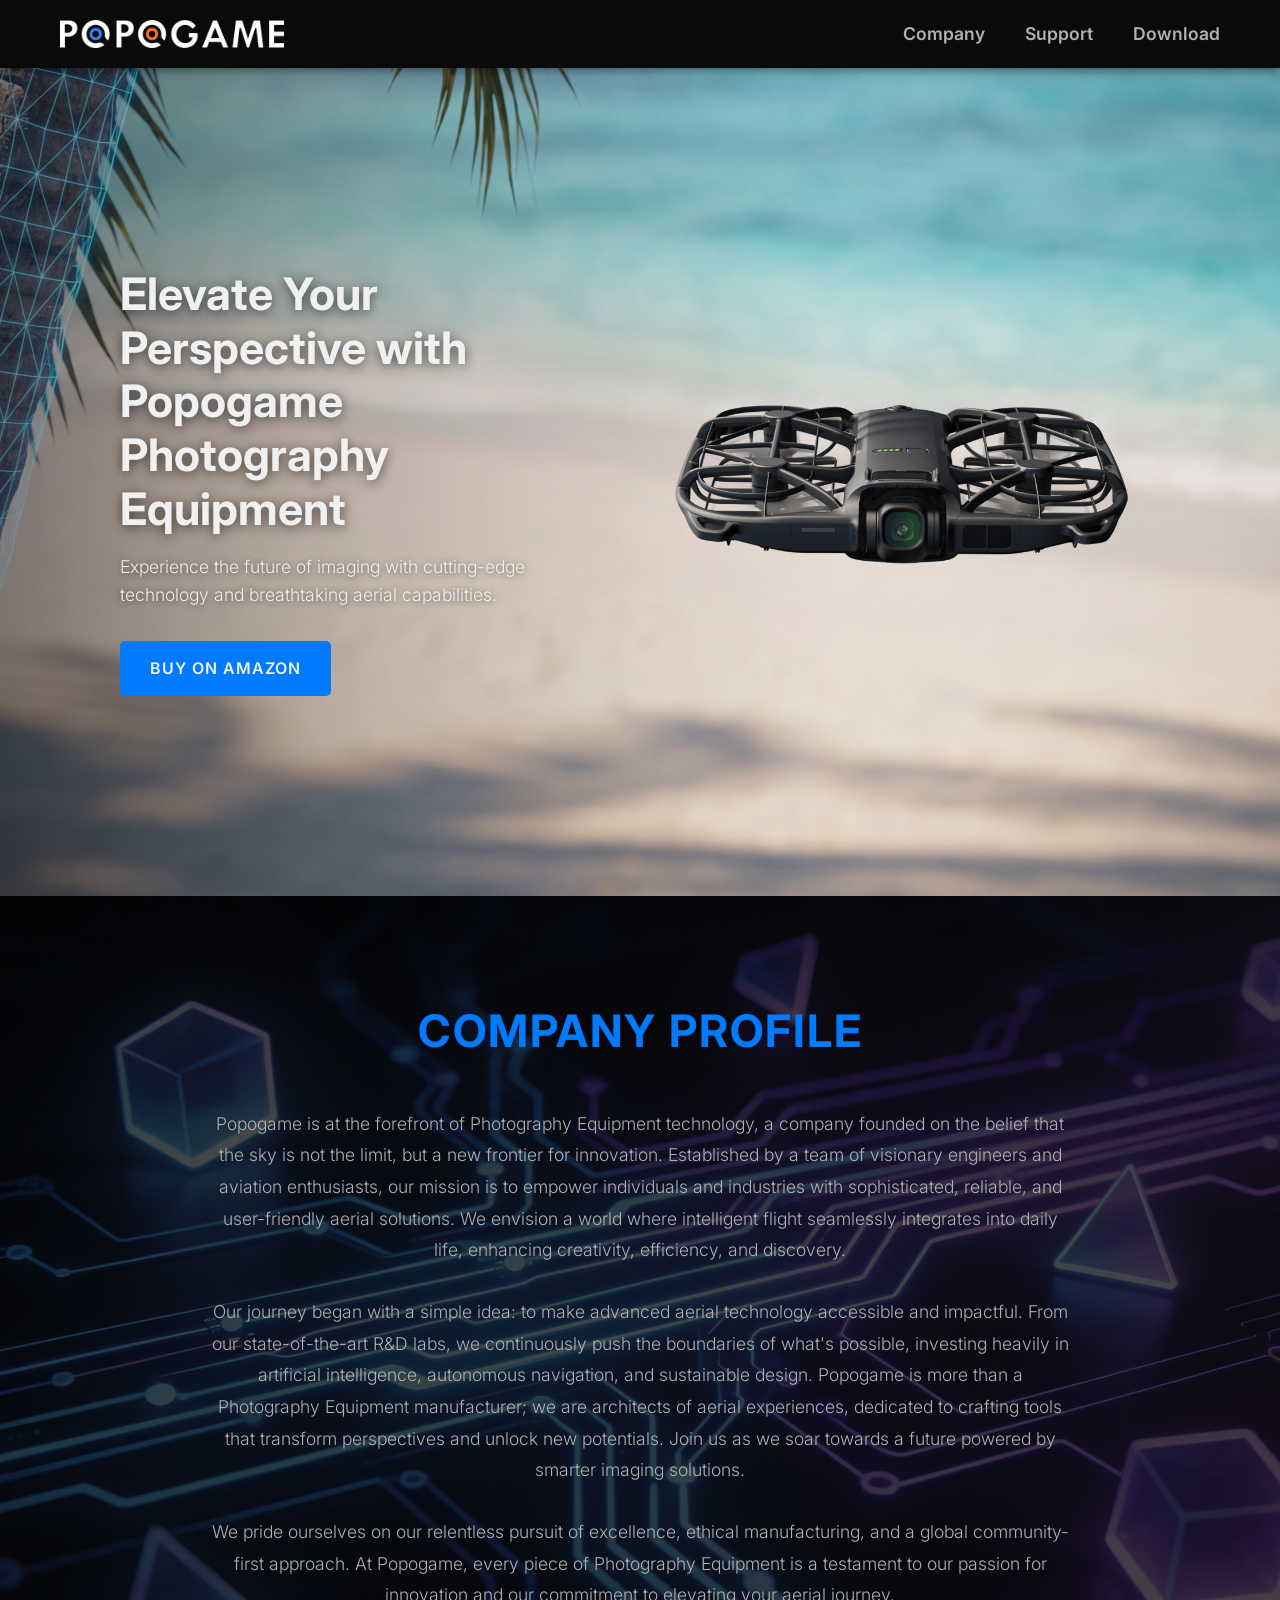
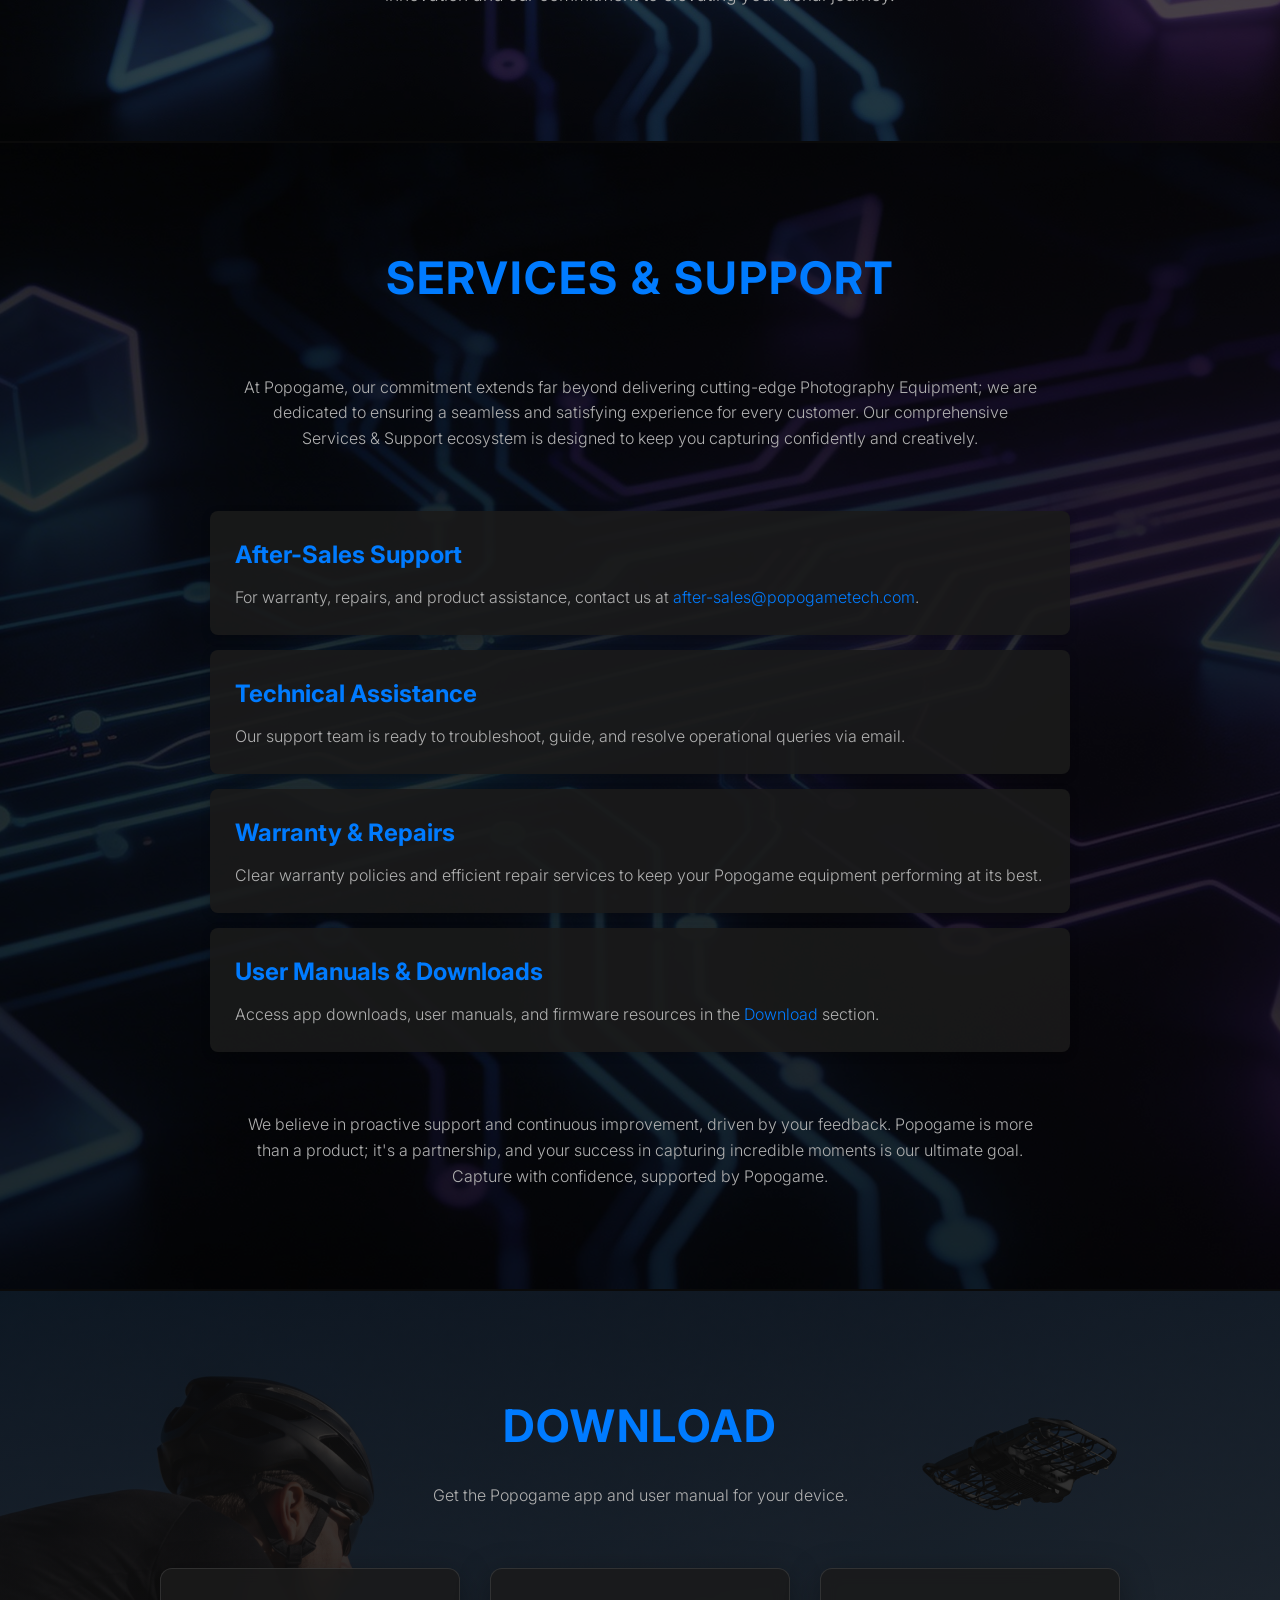
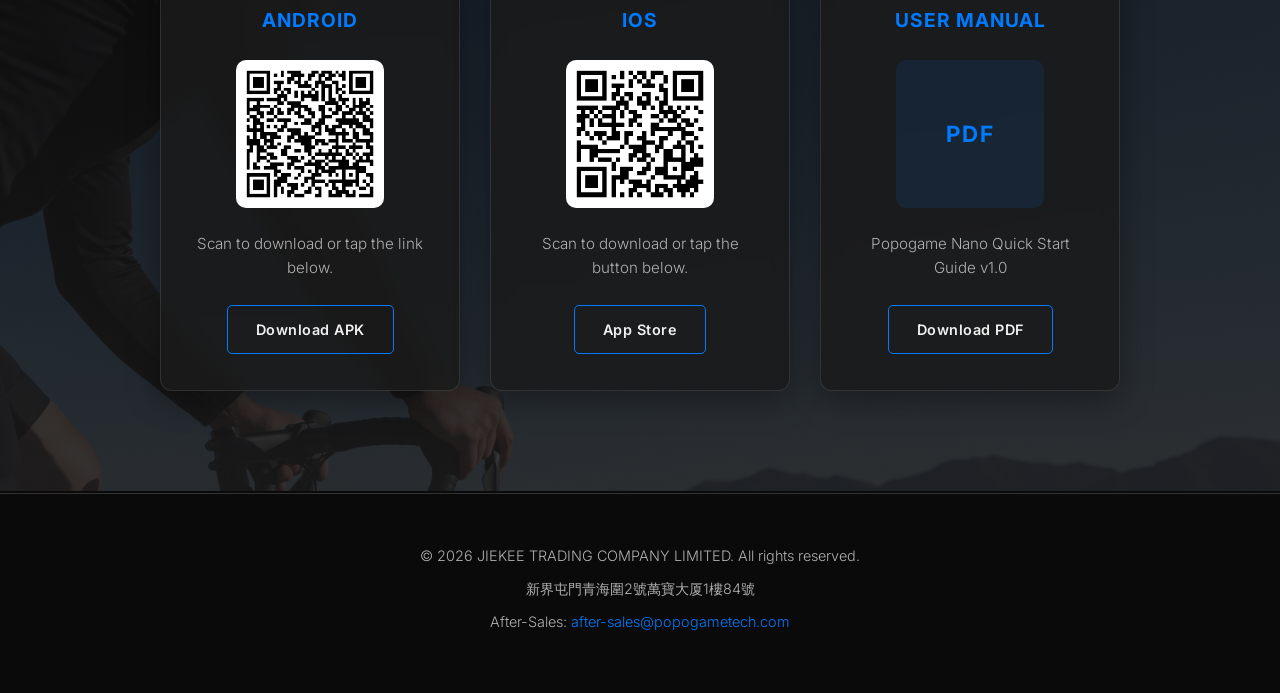
<file: index.html>
<!DOCTYPE html>
<html lang="en">
<head>
    <meta charset="UTF-8">
    <meta name="viewport" content="width=device-width, initial-scale=1.0">
    <title>Popogame - Elevating Your Perspective</title>
    <meta name="description" content="Discover Popogame's cutting-edge Photography Equipment technology. Elevate your perspective with our innovative products and unparalleled aerial solutions.">
    <link rel="icon" href="images/favicon/favicon.ico" sizes="any">
    <link rel="icon" href="images/favicon/favicon-32.png" type="image/png" sizes="32x32">
    <link rel="icon" href="images/favicon/favicon-16.png" type="image/png" sizes="16x16">
    <link rel="apple-touch-icon" href="images/favicon/apple-touch-icon.png">
    <link href="https://fonts.googleapis.com/css2?family=Inter:wght@300;400;600;700&display=swap" rel="stylesheet">
    <style>
        /* CSS will go here */
        /* Basic Reset & Variables */
        :root {
            --primary-bg: #0a0a0a;
            --secondary-bg: #1a1a1a;
            --accent-color: #007bff; /* A techy blue */
            --text-color: #f0f0f0;
            --light-gray: #b0b0b0;
            --dark-gray: #333;
            --heading-font: 'Inter', sans-serif;
            --body-font: 'Inter', sans-serif;
        }

        * {
            margin: 0;
            padding: 0;
            box-sizing: border-box;
        }

        html {
            scroll-behavior: smooth;
            width: 100%;
            overflow-x: hidden;
        }

        body {
            font-family: var(--body-font);
            color: var(--text-color);
            background-color: var(--primary-bg);
            line-height: 1.6;
            width: 100%;
            overflow-x: hidden;
            -webkit-font-smoothing: antialiased;
            -moz-osx-font-smoothing: grayscale;
        }

        main {
            width: 100%;
        }

        /* Utility Classes */
        .container {
            max-width: 1200px;
            margin: 0 auto;
            padding: 0 20px;
        }

        .text-center {
            text-align: center;
        }

        .section-padding {
            padding: 100px 0;
        }

        h1, h2, h3, h4, h5, h6 {
            font-family: var(--heading-font);
            color: var(--text-color);
            font-weight: 700;
            margin-bottom: 20px;
        }

        h1 { font-size: 3.5em; line-height: 1.1; }
        h2 { font-size: 2.8em; margin-bottom: 40px; text-transform: uppercase; letter-spacing: 2px; }
        h3 { font-size: 1.8em; }
        h4 { font-size: 1.4em; }

        p {
            margin-bottom: 20px;
            font-weight: 300;
        }

        a {
            color: var(--accent-color);
            text-decoration: none;
            transition: color 0.3s ease;
        }

        a:hover {
            color: #4dc2ff; /* Lighter shade of accent */
        }

        img {
            max-width: 100%;
            height: auto;
            display: block;
        }

        .btn {
            display: inline-block;
            background-color: var(--accent-color);
            color: var(--text-color);
            padding: 15px 30px;
            border-radius: 5px;
            font-weight: 600;
            text-transform: uppercase;
            letter-spacing: 1px;
            transition: background-color 0.3s ease, transform 0.3s ease;
        }

        .btn:hover {
            background-color: #0063d3;
            transform: translateY(-2px);
        }

        /* Header & Navigation */
        .header {
            background-color: var(--primary-bg);
            padding: 20px 0;
            position: sticky;
            top: 0;
            z-index: 1000;
            box-shadow: 0 2px 10px rgba(0, 0, 0, 0.5);
        }

        .header .container {
            display: flex;
            justify-content: space-between;
            align-items: center;
        }

        .logo {
            display: inline-flex;
            align-items: center;
        }

        .logo img {
            height: 28px;
            width: auto;
            display: block;
        }

        .logo:hover img {
            opacity: 0.85;
        }

        .nav-list {
            list-style: none;
            display: flex;
        }

        .nav-list li {
            margin-left: 40px;
        }

        .nav-list a {
            color: var(--light-gray);
            font-weight: 600;
            font-size: 1.1em;
            position: relative;
        }

        .nav-list a::after {
            content: '';
            position: absolute;
            width: 0;
            height: 2px;
            background: var(--accent-color);
            left: 0;
            bottom: -5px;
            transition: width 0.3s ease;
        }

        .nav-list a:hover::after,
        .nav-list a.active::after {
            width: 100%;
        }
        .nav-list a:hover {
             color: var(--text-color);
        }

        .nav-list a.active {
            color: var(--text-color);
        }


        /* Hero — same pattern as #company / #download */
        .hero {
            position: relative;
            background-image: url('images/hero-background.jpg');
            background-size: cover;
            background-position: center;
            background-attachment: scroll;
            overflow: hidden;
            min-height: calc(100svh - 72px);
            display: flex;
            align-items: center;
            padding: 80px 0;
        }

        .hero-inner {
            position: relative;
            z-index: 2;
            width: 100%;
            max-width: 1200px;
            margin: 0 auto;
            padding: 0 80px;
        }

        .hero-content {
            max-width: 460px;
            color: var(--text-color);
        }

        .hero-content h1 {
            font-size: 2.8em;
            margin-bottom: 16px;
            line-height: 1.2;
            font-weight: 700;
            text-shadow: 0 2px 12px rgba(0, 0, 0, 0.6);
        }

        .hero-content p {
            font-size: 1.1em;
            margin-bottom: 32px;
            font-weight: 300;
            line-height: 1.6;
            text-shadow: 0 1px 6px rgba(0, 0, 0, 0.5);
        }

        /* Section Styling */
        section {
            background-color: var(--secondary-bg);
        }

        section:not(.hero) {
            margin-bottom: 2px;
        }

        section.hero {
            margin-bottom: 0;
        }

        section:nth-child(even) {
            background-color: var(--primary-bg);
        }

        .company-name {
            font-size: 1.4em;
            font-weight: 700;
            color: var(--text-color);
            margin-bottom: 12px;
        }

        .company-address {
            font-size: 1.1em;
            color: var(--light-gray);
            margin-bottom: 30px;
        }

        /* Company Profile */
        #company {
            position: relative;
            background-image: url('images/company-background.png');
            background-size: cover;
            background-position: center;
            background-attachment: scroll;
            color: var(--text-color);
            overflow: hidden;
        }
        #company::before {
            content: '';
            position: absolute;
            top: 0;
            left: 0;
            width: 100%;
            height: 100%;
            background-color: rgba(0, 0, 0, 0.7); /* Dark overlay */
            z-index: 1;
        }

        #company .container {
            position: relative;
            z-index: 2;
            text-align: center;
            max-width: 900px;
        }

        #company p {
            font-size: 1.1em;
            line-height: 1.8;
            margin-bottom: 30px;
            color: var(--light-gray);
        }
        #company h2 {
            color: var(--accent-color);
        }

        /* Services & Support */
        #services {
            background-image: url('images/company-background.png');
            background-size: cover;
            background-position: center;
            background-attachment: scroll;
            color: var(--text-color);
            overflow: hidden;
            position: relative;
        }
        #services::before {
            content: '';
            position: absolute;
            top: 0;
            left: 0;
            width: 100%;
            height: 100%;
            background-color: rgba(0, 0, 0, 0.8); /* Dark overlay */
            z-index: 1;
        }
        #services .container {
            position: relative;
            z-index: 2;
            max-width: 900px;
        }

        #services h2 {
            text-align: center;
            margin-bottom: 60px;
            color: var(--accent-color);
        }

        .service-list {
            list-style: none;
            padding: 0;
            margin-top: 40px;
        }

        .service-list li {
            background-color: var(--secondary-bg);
            padding: 25px;
            margin-bottom: 15px;
            border-radius: 8px;
            box-shadow: 0 3px 10px rgba(0, 0, 0, 0.2);
            transition: transform 0.2s ease;
        }
        #services .service-list li {
            background-color: rgba(26, 26, 26, 0.9); /* Slightly transparent for background */
        }

        .service-list li:hover {
            transform: translateX(10px);
        }

        .service-list h3 {
            color: var(--accent-color);
            margin-bottom: 10px;
            font-size: 1.5em;
        }

        .service-list p {
            color: var(--light-gray);
            margin-bottom: 0;
        }

        /* Download */
        #download {
            position: relative;
            background-image: url('images/download-background.jpg');
            background-size: cover;
            background-position: center;
            background-attachment: scroll;
            overflow: hidden;
        }

        #download::before {
            content: '';
            position: absolute;
            top: 0;
            left: 0;
            width: 100%;
            height: 100%;
            background: linear-gradient(180deg, rgba(10, 10, 10, 0.82) 0%, rgba(26, 26, 26, 0.88) 100%);
            z-index: 1;
        }

        #download .container {
            position: relative;
            z-index: 2;
        }

        #download h2 {
            text-align: center;
            margin-bottom: 20px;
            color: var(--accent-color);
        }

        .download-intro {
            text-align: center;
            max-width: 640px;
            margin: 0 auto 60px;
            color: var(--light-gray);
        }

        .download-grid {
            display: grid;
            grid-template-columns: repeat(3, 1fr);
            gap: 30px;
            max-width: 960px;
            margin: 0 auto;
        }

        .download-card {
            background-color: rgba(26, 26, 26, 0.85);
            backdrop-filter: blur(8px);
            border-radius: 12px;
            padding: 36px 28px;
            text-align: center;
            box-shadow: 0 8px 32px rgba(0, 0, 0, 0.35);
            border: 1px solid rgba(255, 255, 255, 0.1);
            transition: transform 0.3s ease, box-shadow 0.3s ease, border-color 0.3s ease;
            display: flex;
            flex-direction: column;
            align-items: center;
        }

        .download-card:hover {
            transform: translateY(-6px);
            box-shadow: 0 16px 40px rgba(0, 0, 0, 0.5);
            border-color: rgba(0, 123, 255, 0.35);
        }

        .download-card h3 {
            font-size: 1.2em;
            margin-bottom: 24px;
            color: var(--accent-color);
            letter-spacing: 1px;
            text-transform: uppercase;
        }

        .download-qr {
            width: 148px;
            height: 148px;
            background: #fff;
            border-radius: 10px;
            padding: 10px;
            margin-bottom: 24px;
        }

        .download-qr img {
            width: 100%;
            height: 100%;
            object-fit: contain;
        }

        .download-icon {
            width: 148px;
            height: 148px;
            display: flex;
            align-items: center;
            justify-content: center;
            background: rgba(0, 123, 255, 0.1);
            border-radius: 10px;
            margin-bottom: 24px;
            font-size: 1.4em;
            font-weight: 700;
            letter-spacing: 2px;
            color: var(--accent-color);
        }

        .download-card p {
            color: var(--light-gray);
            font-size: 0.95em;
            margin-bottom: 24px;
            flex: 1;
        }

        .download-btn {
            display: inline-block;
            padding: 12px 28px;
            border: 1px solid var(--accent-color);
            border-radius: 5px;
            color: var(--text-color);
            font-weight: 600;
            font-size: 0.9em;
            letter-spacing: 0.5px;
            transition: background-color 0.3s ease, color 0.3s ease;
        }

        .download-btn:hover {
            background-color: var(--accent-color);
            color: var(--text-color);
        }

        .service-list a {
            color: var(--accent-color);
        }

        .footer a {
            color: var(--accent-color);
        }

        /* Footer */
        .footer {
            background-color: var(--primary-bg);
            color: var(--light-gray);
            padding: 50px 0;
            text-align: center;
            border-top: 1px solid var(--dark-gray);
        }

        .footer p {
            margin-bottom: 10px;
            font-size: 0.9em;
        }

        /* Responsive Design */
        @media (max-width: 992px) {
            .hero-content h1 {
                font-size: 2.6em;
            }
            .hero-content p {
                font-size: 1em;
            }
            .hero-inner {
                padding: 0 40px;
            }
            h1 { font-size: 3em; }
            h2 { font-size: 2.2em; }
        }

        @media (max-width: 768px) {
            .header {
                padding: 12px 0 0;
            }

            .header .container {
                flex-direction: column;
                align-items: stretch;
                gap: 12px;
            }

            .logo {
                justify-content: center;
            }

            .logo img {
                height: 24px;
            }

            nav {
                width: 100%;
                border-top: 1px solid rgba(255, 255, 255, 0.08);
            }

            .nav-list {
                width: 100%;
                display: grid;
                grid-template-columns: repeat(3, 1fr);
            }

            .nav-list li {
                margin: 0;
            }

            .nav-list a {
                display: block;
                text-align: center;
                padding: 12px 8px;
                font-size: 0.88em;
                letter-spacing: 0.2px;
            }

            .nav-list a::after {
                bottom: 8px;
            }

            .nav-list a:hover,
            .nav-list a.active {
                color: var(--text-color);
            }

            .hero {
                width: 100%;
                min-height: auto;
                padding: 0;
                align-items: stretch;
                justify-content: stretch;
                background-color: #090d12;
                background-image: url('images/hero-background-h.png');
                background-size: cover;
                background-position: center top;
                background-repeat: no-repeat;
            }

            .hero::after {
                content: '';
                position: absolute;
                inset: 0;
                background: linear-gradient(180deg, rgba(0, 0, 0, 0.06) 0%, rgba(0, 0, 0, 0.04) 36%, rgba(5, 8, 12, 0.48) 60%, rgba(5, 8, 12, 0.76) 100%);
                z-index: 1;
                pointer-events: none;
            }

            .hero-inner {
                min-height: clamp(620px, calc(100dvh - 118px), 740px);
                min-height: clamp(620px, calc(100svh - 118px), 740px);
                display: flex;
                align-items: flex-end;
                padding: 0 24px 52px;
                margin-top: 0;
            }

            .hero-content {
                max-width: 420px;
                margin: 0 auto;
                text-align: center;
            }

            .hero-content h1 {
                font-size: 1.48em;
                line-height: 1.24;
                margin-bottom: 12px;
            }

            .hero-content p {
                font-size: 0.88em;
                line-height: 1.55;
                margin-bottom: 20px;
                max-width: 100%;
            }

            .hero .btn {
                width: auto;
                min-width: 190px;
                padding: 13px 24px;
                text-align: center;
            }

            h1 { font-size: 2.5em; }
            h2 { font-size: 1.8em; }
            .section-padding {
                padding: 60px 0;
            }
            .download-grid {
                grid-template-columns: 1fr;
                max-width: 400px;
            }
        }

        @media (max-width: 480px) {
            .nav-list a {
                padding: 11px 4px;
                font-size: 0.82em;
            }

            .hero {
                padding: 0;
            }

            .hero::after {
                background: linear-gradient(180deg, rgba(0, 0, 0, 0.06) 0%, rgba(0, 0, 0, 0.04) 36%, rgba(5, 8, 12, 0.5) 60%, rgba(5, 8, 12, 0.78) 100%);
            }

            .hero-inner {
                min-height: clamp(600px, calc(100dvh - 112px), 700px);
                min-height: clamp(600px, calc(100svh - 112px), 700px);
                padding: 0 20px 44px;
            }

            .hero-content h1 {
                font-size: 1.28em;
            }

            .hero-content p {
                font-size: 0.82em;
                max-width: 100%;
            }

            .hero .btn {
                width: 100%;
                min-width: 0;
            }

            h1 { font-size: 2em; }
            h2 { font-size: 1.5em; }
            .btn {
                padding: 12px 25px;
                font-size: 0.9em;
            }
        }
    </style>
</head>
<body>

    <header class="header">
        <div class="container">
            <a href="index.html" class="logo"><img src="images/logo.png" alt="Popogame"></a>
            <nav>
                <ul class="nav-list">
                    <li><a href="#company">Company</a></li>
                    <li><a href="#services">Support</a></li>
                    <li><a href="#download">Download</a></li>
                </ul>
            </nav>
        </div>
    </header>

    <main>
        <section class="hero" id="home">
            <div class="hero-inner">
                <div class="hero-content">
                    <h1>Elevate Your Perspective with Popogame Photography Equipment</h1>
                    <p>Experience the future of imaging with cutting-edge technology and breathtaking aerial capabilities.</p>
                    <a href="https://www.amazon.com/dp/B0H3Q9MK1G" class="btn" target="_blank" rel="noopener">Buy on Amazon</a>
                </div>
            </div>
        </section>

        <section id="company" class="section-padding">
            <div class="container">
                <h2>Company Profile</h2>
                <p>Popogame is at the forefront of Photography Equipment technology, a company founded on the belief that the sky is not the limit, but a new frontier for innovation. Established by a team of visionary engineers and aviation enthusiasts, our mission is to empower individuals and industries with sophisticated, reliable, and user-friendly aerial solutions. We envision a world where intelligent flight seamlessly integrates into daily life, enhancing creativity, efficiency, and discovery.</p>
                <p>Our journey began with a simple idea: to make advanced aerial technology accessible and impactful. From our state-of-the-art R&D labs, we continuously push the boundaries of what's possible, investing heavily in artificial intelligence, autonomous navigation, and sustainable design. Popogame is more than a Photography Equipment manufacturer; we are architects of aerial experiences, dedicated to crafting tools that transform perspectives and unlock new potentials. Join us as we soar towards a future powered by smarter imaging solutions.</p>
                <p>We pride ourselves on our relentless pursuit of excellence, ethical manufacturing, and a global community-first approach. At Popogame, every piece of Photography Equipment is a testament to our passion for innovation and our commitment to elevating your aerial journey.</p>
            </div>
        </section>

        <section id="services" class="section-padding">
            <div class="container">
                <h2>Services & Support</h2>
                <p style="text-align: center; max-width: 800px; margin: 0 auto 60px; color: var(--light-gray);">At Popogame, our commitment extends far beyond delivering cutting-edge Photography Equipment; we are dedicated to ensuring a seamless and satisfying experience for every customer. Our comprehensive Services & Support ecosystem is designed to keep you capturing confidently and creatively.</p>

                <ul class="service-list">
                    <li>
                        <h3>After-Sales Support</h3>
                        <p>For warranty, repairs, and product assistance, contact us at <a href="mailto:after-sales@popogametech.com">after-sales@popogametech.com</a>.</p>
                    </li>
                    <li>
                        <h3>Technical Assistance</h3>
                        <p>Our support team is ready to troubleshoot, guide, and resolve operational queries via email.</p>
                    </li>
                    <li>
                        <h3>Warranty & Repairs</h3>
                        <p>Clear warranty policies and efficient repair services to keep your Popogame equipment performing at its best.</p>
                    </li>
                    <li>
                        <h3>User Manuals & Downloads</h3>
                        <p>Access app downloads, user manuals, and firmware resources in the <a href="#download">Download</a> section.</p>
                    </li>
                </ul>
                <p style="text-align: center; max-width: 800px; margin: 60px auto 0; color: var(--light-gray);">We believe in proactive support and continuous improvement, driven by your feedback. Popogame is more than a product; it's a partnership, and your success in capturing incredible moments is our ultimate goal. Capture with confidence, supported by Popogame.</p>
            </div>
        </section>

        <section id="download" class="section-padding">
            <div class="container">
                <h2>Download</h2>
                <p class="download-intro">Get the Popogame app and user manual for your device.</p>

                <div class="download-grid">
                    <div class="download-card">
                        <h3>Android</h3>
                        <div class="download-qr">
                            <img src="images/qr-android.png?v=2" alt="Android APP QR Code">
                        </div>
                        <p>Scan to download or tap the link below.</p>
                        <a href="https://drive.google.com/uc?export=download&id=1CWH2J8i1cS3GM4VAVhx6kIkUHbxiu94z" class="download-btn" target="_blank" rel="noopener">Download APK</a>
                    </div>

                    <div class="download-card">
                        <h3>iOS</h3>
                        <div class="download-qr">
                            <img src="images/qr-ios.png?v=2" alt="iOS APP QR Code">
                        </div>
                        <p>Scan to download or tap the button below.</p>
                        <a href="https://apps.apple.com/us/app/id6772163041" class="download-btn" target="_blank" rel="noopener">App Store</a>
                    </div>

                    <div class="download-card">
                        <h3>User Manual</h3>
                        <div class="download-icon" aria-hidden="true">PDF</div>
                        <p>Popogame Nano Quick Start Guide v1.0</p>
                        <a href="https://drive.google.com/uc?export=download&id=10wrW76AlWYUn40RwkV_7PUHeexegQrGA" class="download-btn" target="_blank" rel="noopener">Download PDF</a>
                    </div>
                </div>
            </div>
        </section>
    </main>

    <footer class="footer">
        <div class="container">
            <p>&copy; 2026 JIEKEE TRADING COMPANY LIMITED. All rights reserved.</p>
            <p>新界屯門青海圍2號萬寶大厦1樓84號</p>
            <p>After-Sales: <a href="mailto:after-sales@popogametech.com">after-sales@popogametech.com</a></p>
        </div>
    </footer>

    <script>
        function scrollToSection(selector, smooth) {
            const targetElement = document.querySelector(selector);
            if (!targetElement) return;

            const headerOffset = document.querySelector('.header').offsetHeight;
            const elementPosition = targetElement.getBoundingClientRect().top + window.scrollY;
            const offsetPosition = elementPosition - headerOffset - 20;

            window.scrollTo({
                top: offsetPosition,
                behavior: smooth ? 'smooth' : 'auto'
            });
        }

        function setActiveNav(href) {
            document.querySelectorAll('.nav-list a').forEach(link => {
                link.classList.toggle('active', link.getAttribute('href') === href);
            });
        }

        function isDownloadAppPath() {
            const path = window.location.pathname.replace(/\/+$/, '');
            return path === '/download-app' || path.endsWith('/download-app');
        }

        // Smooth scrolling for navigation links
        document.querySelectorAll('a[href^="#"]').forEach(anchor => {
            anchor.addEventListener('click', function (e) {
                e.preventDefault();

                const targetId = this.getAttribute('href');
                scrollToSection(targetId, true);
                setActiveNav(targetId);
            });
        });

        window.addEventListener('DOMContentLoaded', () => {
            if (isDownloadAppPath()) {
                setActiveNav('#download');
                setTimeout(() => scrollToSection('#download', false), 100);
                return;
            }

            if (window.location.hash) {
                const initialActiveLink = document.querySelector(`.nav-list a[href="${window.location.hash}"]`);
                if (initialActiveLink) {
                    initialActiveLink.classList.add('active');
                    setTimeout(() => scrollToSection(window.location.hash, true), 100);
                }
            }
        });
    </script>
</body>
</html>
</file>
